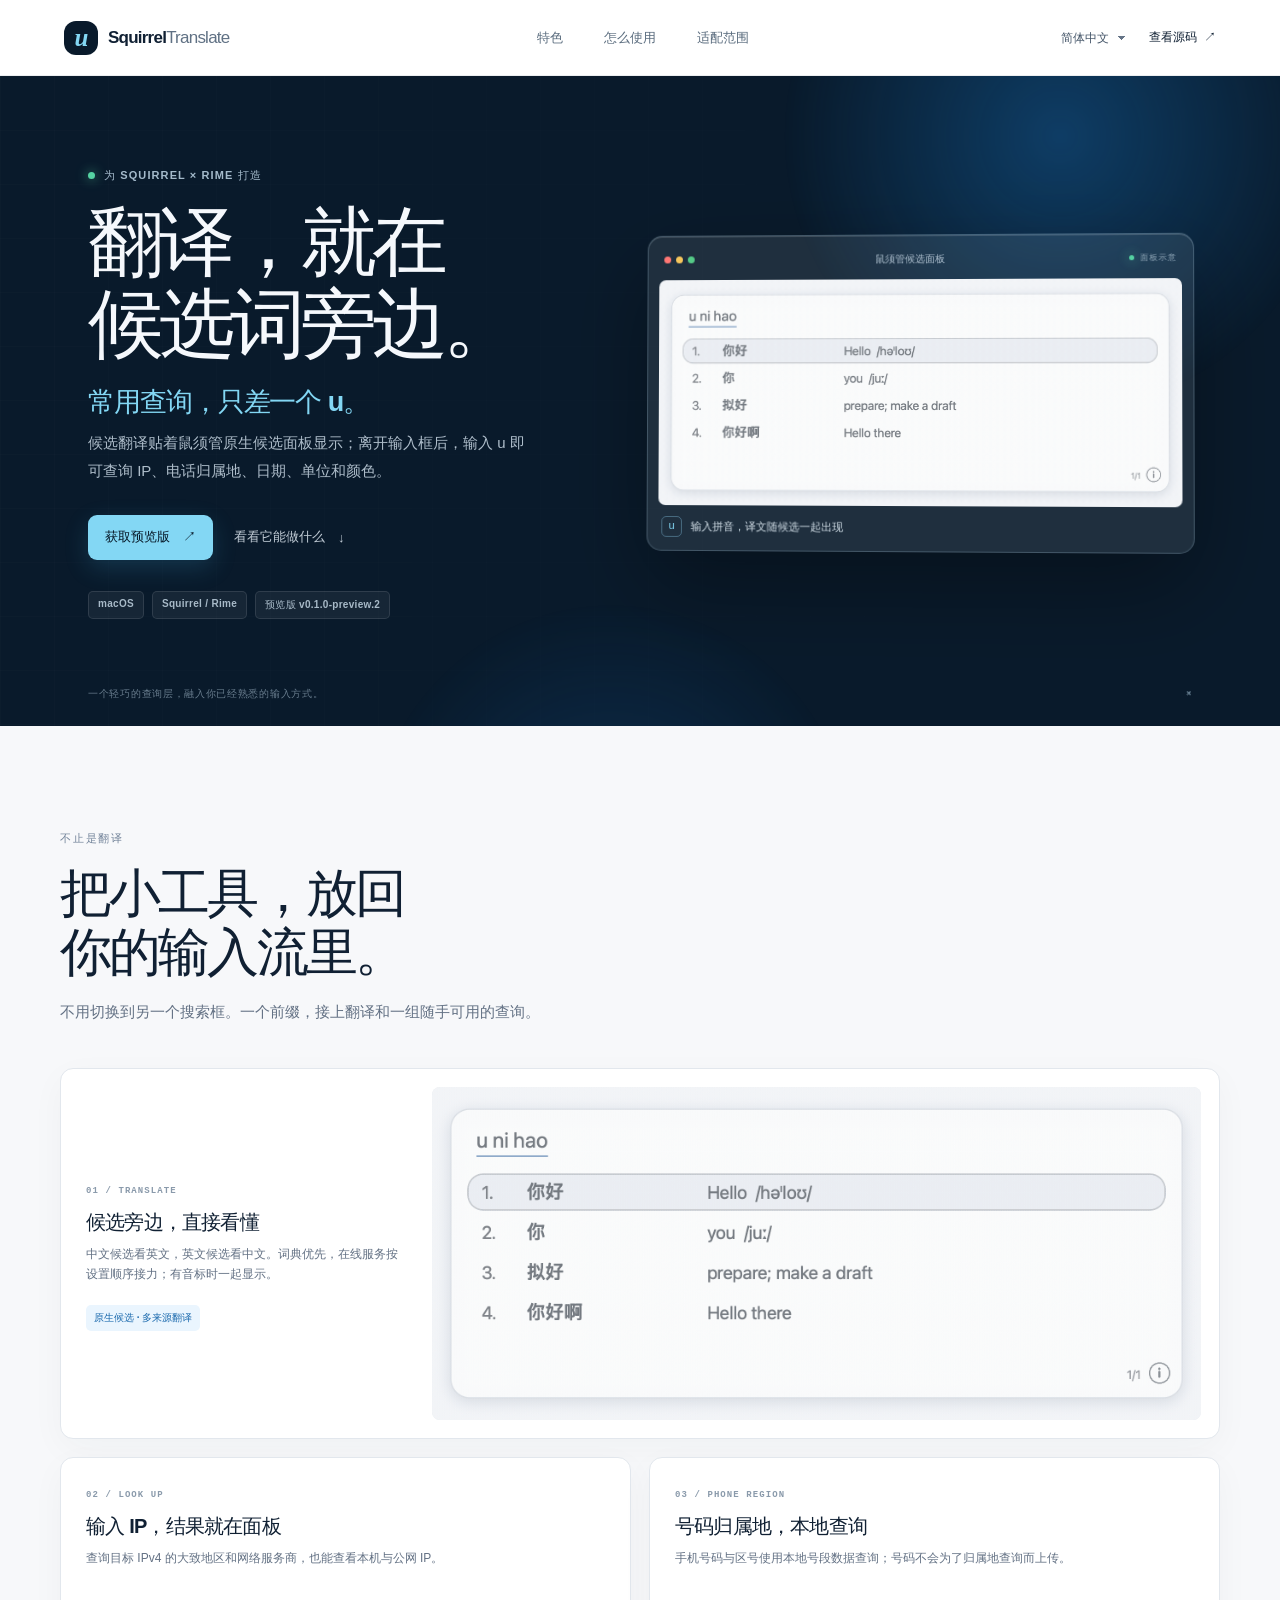
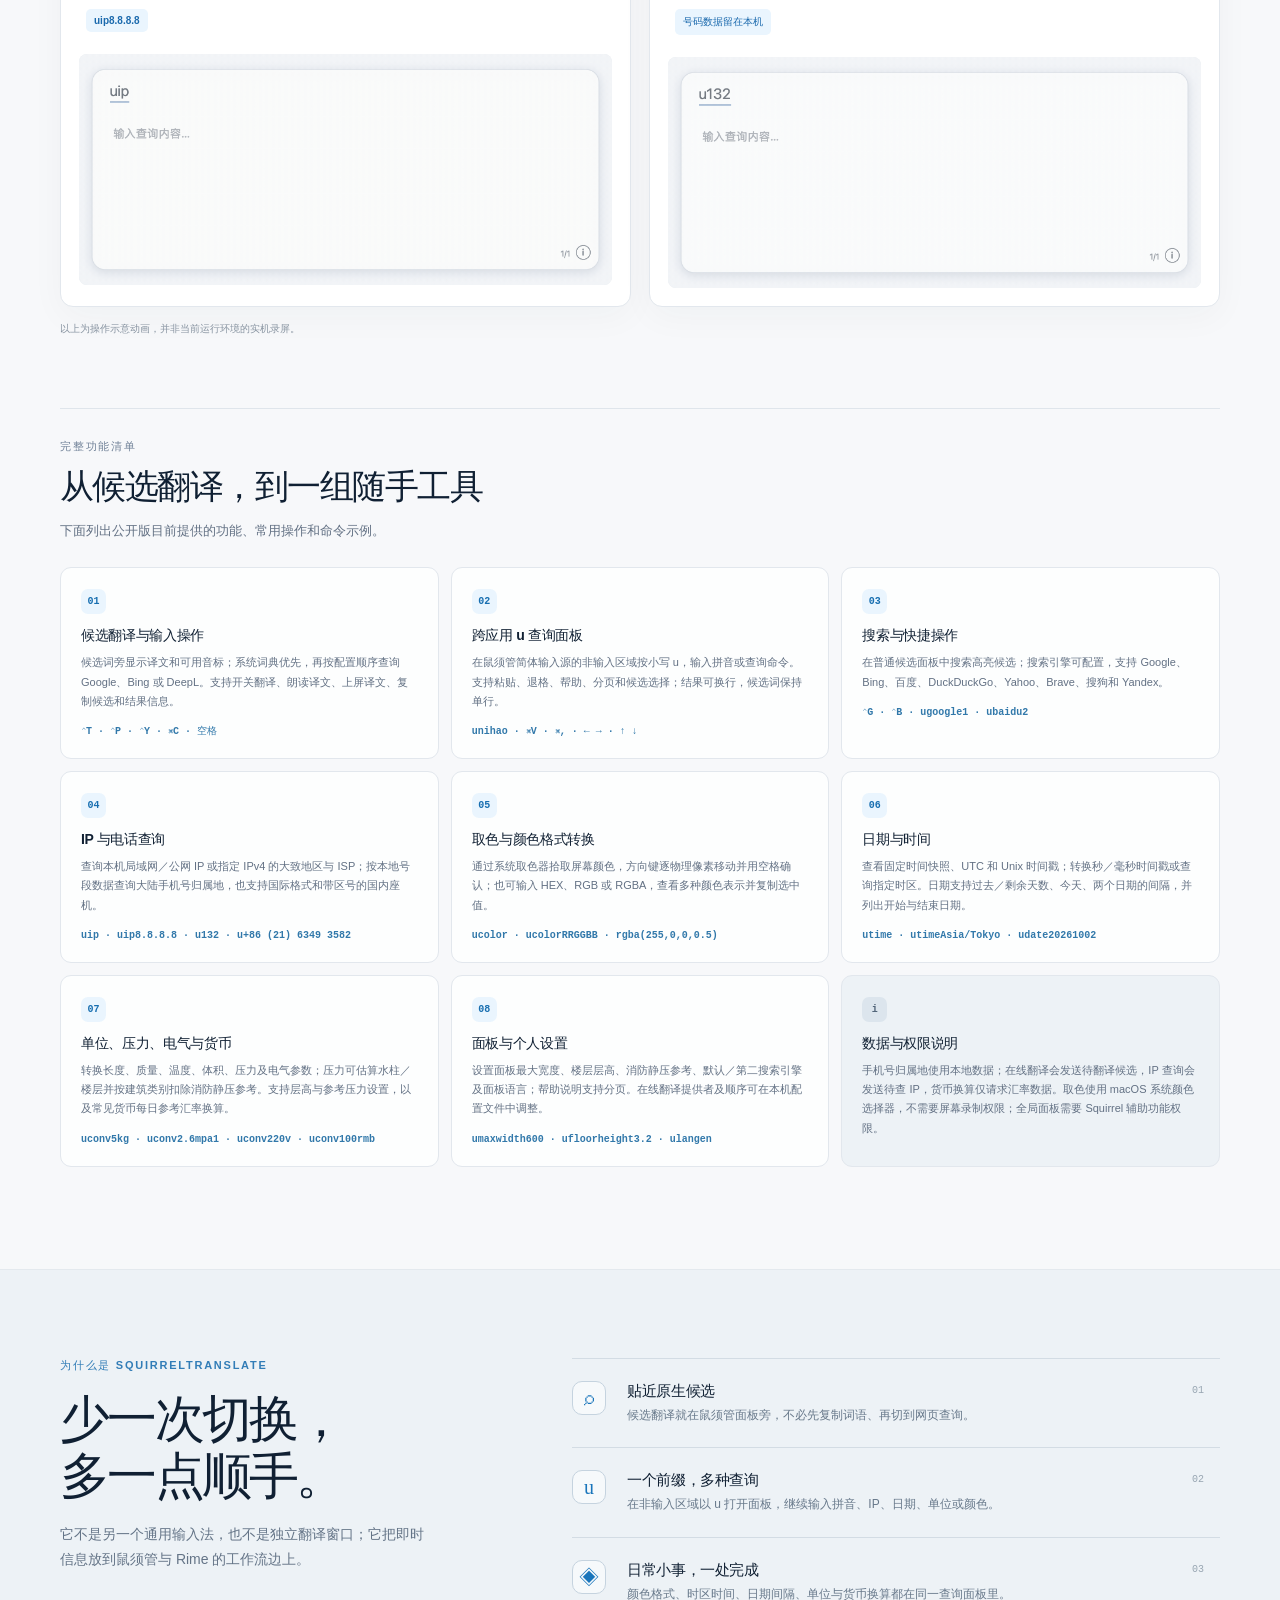
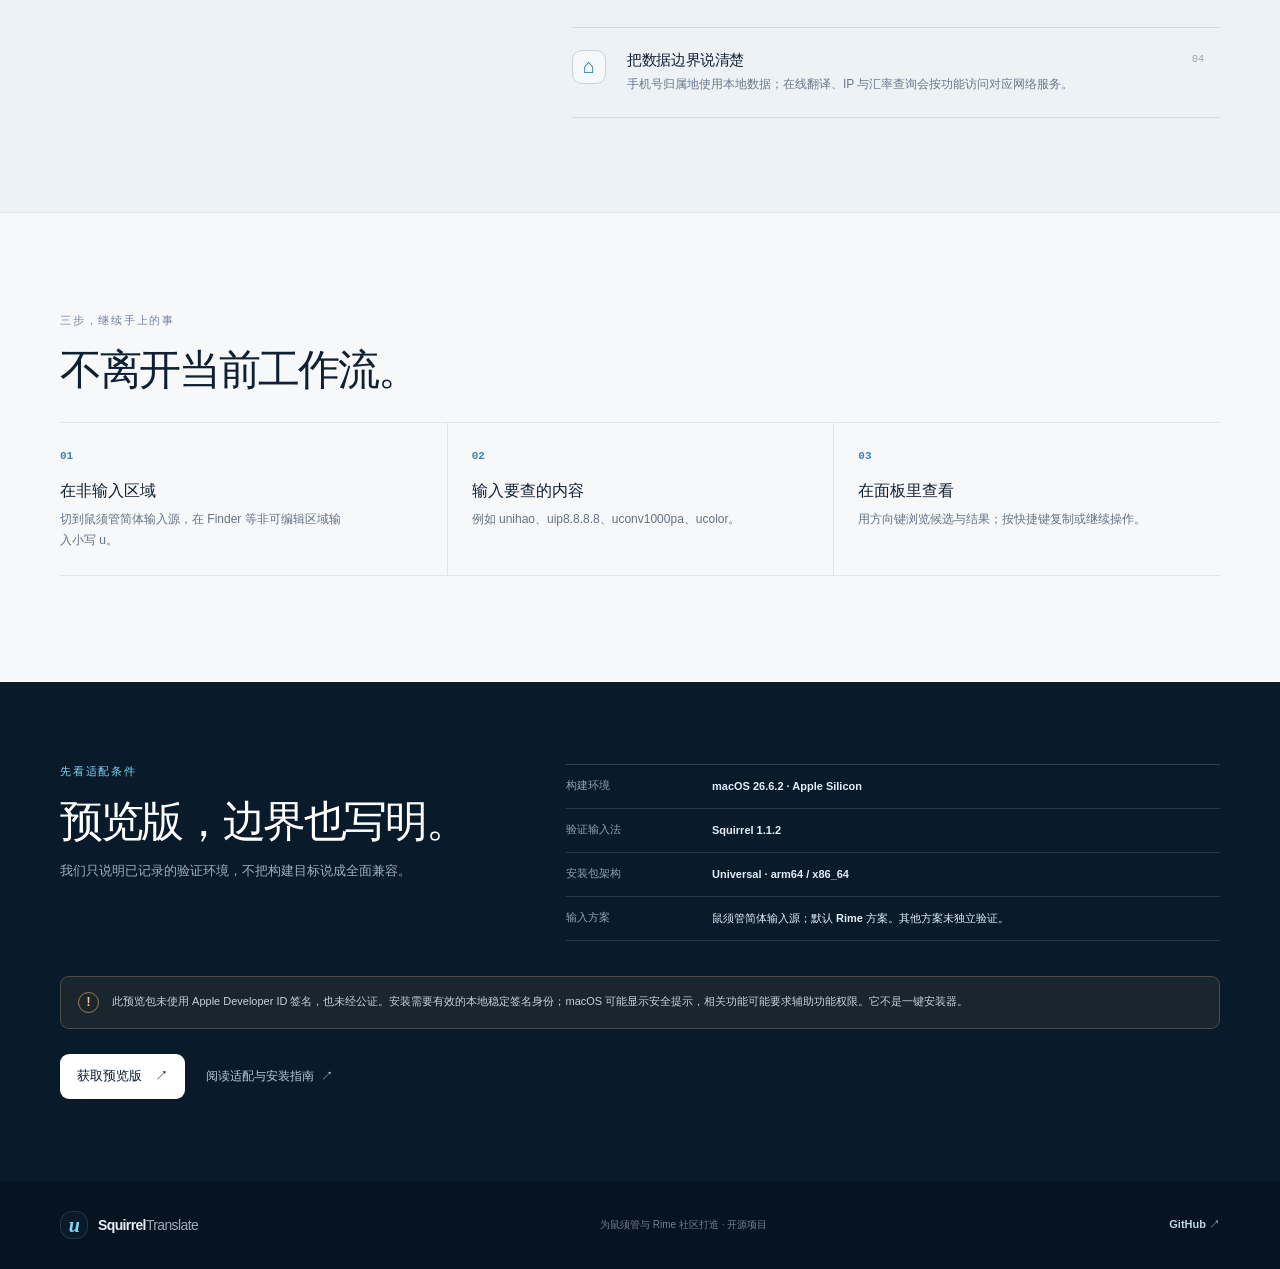
<file: docs/index.html>
<!doctype html>
<html lang="zh-CN">
  <head>
    <meta charset="utf-8">
    <meta name="viewport" content="width=device-width, initial-scale=1">
    <meta name="theme-color" content="#091a2b">
    <meta name="description" content="SquirrelTranslate 为鼠须管与 Rime 带来候选翻译、u 前缀快速查询，以及 IP、电话归属地、日期、单位和颜色工具。" data-page-description>
    <meta property="og:type" content="website">
    <meta property="og:title" content="SquirrelTranslate — 翻译，就在候选旁">
    <meta property="og:description" content="为鼠须管与 Rime 打造的候选翻译与快速查询面板。" data-og-description>
    <title>SquirrelTranslate — 翻译，就在候选旁</title>
    <link rel="icon" href="data:image/svg+xml,%3Csvg xmlns='http://www.w3.org/2000/svg' viewBox='0 0 64 64'%3E%3Crect width='64' height='64' rx='20' fill='%23091a2b'/%3E%3Ctext x='50%25' y='54%25' dominant-baseline='middle' text-anchor='middle' font-family='Arial' font-size='42' font-weight='700' fill='%237dd3fc'%3Eu%3C/text%3E%3C/svg%3E">
    <link rel="stylesheet" href="site.css">
    <script defer src="site.js"></script>
  </head>
  <body>
    <header class="site-header">
      <a class="brand" href="#top" aria-label="SquirrelTranslate home">
        <span class="brand-mark" aria-hidden="true">u</span>
        <span>Squirrel<span class="brand-light">Translate</span></span>
      </a>
      <nav class="desktop-nav" aria-label="Main navigation" data-i18n-aria="navLabel">
        <a href="#features" data-i18n="navFeatures">特色</a>
        <a href="#how" data-i18n="navHow">怎么使用</a>
        <a href="#compat" data-i18n="navCompat">适配范围</a>
      </nav>
      <div class="header-actions">
        <label class="language-picker">
          <span class="sr-only" data-i18n="languageLabel">页面语言</span>
          <select id="language" aria-label="Page language" data-i18n-aria="languageLabel">
            <option value="zh-CN">简体中文</option>
            <option value="zh-Hant">繁體中文</option>
            <option value="en">English</option>
            <option value="ja">日本語</option>
            <option value="ko">한국어</option>
          </select>
        </label>
        <a class="header-github" href="https://github.com/OwlLinker/SquirrelTranslate" target="_blank" rel="noreferrer">
          <span data-i18n="sourceLink">查看源码</span><span aria-hidden="true">↗</span>
        </a>
      </div>
    </header>

    <main id="top">
      <section class="hero">
        <div class="hero-glow hero-glow-one" aria-hidden="true"></div>
        <div class="hero-glow hero-glow-two" aria-hidden="true"></div>
        <div class="hero-inner">
          <div class="hero-copy">
            <p class="eyebrow hero-eyebrow"><span class="status-dot"></span><span data-i18n="heroEyebrow">为 Squirrel × Rime 打造</span></p>
            <h1 data-i18n="heroTitle">翻译，就在<br>候选词旁边。</h1>
            <p class="hero-subtitle" data-i18n="heroSubtitle">常用查询，只差一个 u。</p>
            <p class="hero-description" data-i18n="heroDescription">候选翻译贴着鼠须管原生候选面板显示；离开输入框后，输入 u 即可查询 IP、电话归属地、日期、单位和颜色。</p>
            <div class="hero-actions">
              <a class="button button-primary" href="https://github.com/OwlLinker/SquirrelTranslate/releases/tag/v0.1.0-preview.2" target="_blank" rel="noreferrer"><span data-i18n="downloadCta">获取预览版</span><span aria-hidden="true">↗</span></a>
              <a class="button button-quiet" href="#features"><span data-i18n="exploreCta">看看它能做什么</span><span aria-hidden="true">↓</span></a>
            </div>
            <div class="hero-meta">
              <span class="meta-chip">macOS</span><span class="meta-chip">Squirrel / Rime</span><span class="meta-chip" data-i18n="previewChip">Preview 0.1.0</span>
            </div>
          </div>
          <figure class="hero-visual">
            <div class="visual-topline"><span><i></i><i></i><i></i></span><span data-i18n="nativePanelLabel">鼠须管候选面板</span><span class="visual-live"><b></b> <span data-i18n="demoLabel">PANEL PREVIEW</span></span></div>
            <img src="assets/translation.gif" alt="鼠须管候选旁显示翻译的示意动画" data-i18n-alt="heroAlt" fetchpriority="high">
            <figcaption><span class="caption-key">u</span><span data-i18n="heroVisualCaption">输入拼音，译文随候选一起出现</span></figcaption>
          </figure>
        </div>
        <div class="hero-bottomline"><span data-i18n="heroBottom">一个轻巧的查询层，融入你已经熟悉的输入方式。</span><span aria-hidden="true">⌘</span></div>
      </section>

      <section class="feature-section section-wrap" id="features">
        <div class="section-heading">
          <p class="eyebrow" data-i18n="featuresEyebrow">不止是翻译</p>
          <h2 data-i18n="featuresTitle">把小工具，放回<br class="mobile-break">你的输入流里。</h2>
          <p data-i18n="featuresLead">不用切换到另一个搜索框。一个前缀，接上翻译和一组随手可用的查询。</p>
        </div>
        <div class="demo-grid">
          <article class="demo-card demo-card-wide">
            <div class="demo-copy"><span class="demo-number">01 / TRANSLATE</span><h3 data-i18n="translateTitle">候选旁边，直接看懂</h3><p data-i18n="translateCopy">中文候选看英文，英文候选看中文。词典优先，在线服务按设置顺序接力；有音标时一起显示。</p><span class="mini-tag" data-i18n="translateTag">原生候选 · 多来源翻译</span></div>
            <div class="demo-media"><img src="assets/translation.gif" loading="lazy" alt="Candidate translation panel demo" data-i18n-alt="translateAlt"></div>
          </article>
          <article class="demo-card">
            <div class="demo-copy"><span class="demo-number">02 / LOOK UP</span><h3 data-i18n="ipTitle">输入 IP，结果就在面板</h3><p data-i18n="ipCopy">查询目标 IPv4 的大致地区和网络服务商，也能查看本机与公网 IP。</p><span class="mini-tag">uip8.8.8.8</span></div>
            <div class="demo-media"><img src="assets/ip-lookup.gif" loading="lazy" alt="IP lookup demo" data-i18n-alt="ipAlt"></div>
          </article>
          <article class="demo-card">
            <div class="demo-copy"><span class="demo-number">03 / PHONE REGION</span><h3 data-i18n="phoneTitle">号码归属地，本地查询</h3><p data-i18n="phoneCopy">手机号码与区号使用本地号段数据查询；号码不会为了归属地查询而上传。</p><span class="mini-tag" data-i18n="phoneTag">号码数据留在本机</span></div>
            <div class="demo-media"><img src="assets/phone-region.gif" loading="lazy" alt="Phone number region demo" data-i18n-alt="phoneAlt"></div>
          </article>
        </div>
        <p class="demo-disclaimer" data-i18n="demoDisclaimer">以上为操作示意动画，并非当前运行环境的实机录屏。</p>
        <div class="catalog-heading">
          <p class="eyebrow" data-i18n="catalogEyebrow">完整功能清单</p>
          <h3 data-i18n="catalogTitle">从候选翻译，到一组随手工具</h3>
          <p data-i18n="catalogLead">下面列出公开版目前提供的功能、常用操作和命令示例。</p>
        </div>
        <div class="catalog-grid">
          <article class="catalog-card"><span class="catalog-index">01</span><h4 data-i18n="catalogTranslationTitle">候选翻译与输入操作</h4><p data-i18n="catalogTranslationCopy">候选词旁显示译文和可用音标；系统词典优先，再按配置顺序查询 Google、Bing 或 DeepL。支持开关翻译、朗读译文、上屏译文、复制候选和结果信息。</p><code>⌃T · ⌃P · ⌃Y · ⌘C · 空格</code></article>
          <article class="catalog-card"><span class="catalog-index">02</span><h4 data-i18n="catalogPanelTitle">跨应用 u 查询面板</h4><p data-i18n="catalogPanelCopy">在鼠须管简体输入源的非输入区域按小写 u，输入拼音或查询命令。支持粘贴、退格、帮助、分页和候选选择；结果可换行，候选词保持单行。</p><code>unihao · ⌘V · ⌘, · ← → · ↑ ↓</code></article>
          <article class="catalog-card"><span class="catalog-index">03</span><h4 data-i18n="catalogSearchTitle">搜索与快捷操作</h4><p data-i18n="catalogSearchCopy">在普通候选面板中搜索高亮候选；搜索引擎可配置，支持 Google、Bing、百度、DuckDuckGo、Yahoo、Brave、搜狗和 Yandex。</p><code>⌃G · ⌃B · ugoogle1 · ubaidu2</code></article>
          <article class="catalog-card"><span class="catalog-index">04</span><h4 data-i18n="catalogNetworkTitle">IP 与电话查询</h4><p data-i18n="catalogNetworkCopy">查询本机局域网／公网 IP 或指定 IPv4 的大致地区与 ISP；按本地号段数据查询大陆手机号归属地，也支持国际格式和带区号的国内座机。</p><code>uip · uip8.8.8.8 · u132 · u+86 (21) 6349 3582</code></article>
          <article class="catalog-card"><span class="catalog-index">05</span><h4 data-i18n="catalogColorTitle">取色与颜色格式转换</h4><p data-i18n="catalogColorCopy">通过系统取色器拾取屏幕颜色，方向键逐物理像素移动并用空格确认；也可输入 HEX、RGB 或 RGBA，查看多种颜色表示并复制选中值。</p><code>ucolor · ucolorRRGGBB · rgba(255,0,0,0.5)</code></article>
          <article class="catalog-card"><span class="catalog-index">06</span><h4 data-i18n="catalogDateTitle">日期与时间</h4><p data-i18n="catalogDateCopy">查看固定时间快照、UTC 和 Unix 时间戳；转换秒／毫秒时间戳或查询指定时区。日期支持过去／剩余天数、今天、两个日期的间隔，并列出开始与结束日期。</p><code>utime · utimeAsia/Tokyo · udate20261002</code></article>
          <article class="catalog-card"><span class="catalog-index">07</span><h4 data-i18n="catalogConvertTitle">单位、压力、电气与货币</h4><p data-i18n="catalogConvertCopy">转换长度、质量、温度、体积、压力及电气参数；压力可估算水柱／楼层并按建筑类别扣除消防静压参考。支持层高与参考压力设置，以及常见货币每日参考汇率换算。</p><code>uconv5kg · uconv2.6mpa1 · uconv220v · uconv100rmb</code></article>
          <article class="catalog-card"><span class="catalog-index">08</span><h4 data-i18n="catalogSettingsTitle">面板与个人设置</h4><p data-i18n="catalogSettingsCopy">设置面板最大宽度、楼层层高、消防静压参考、默认／第二搜索引擎及面板语言；帮助说明支持分页。在线翻译提供者及顺序可在本机配置文件中调整。</p><code>umaxwidth600 · ufloorheight3.2 · ulangen</code></article>
          <article class="catalog-card catalog-card-note"><span class="catalog-index">i</span><h4 data-i18n="catalogPrivacyTitle">数据与权限说明</h4><p data-i18n="catalogPrivacyCopy">手机号归属地使用本地数据；在线翻译会发送待翻译候选，IP 查询会发送待查 IP，货币换算仅请求汇率数据。取色使用 macOS 系统颜色选择器，不需要屏幕录制权限；全局面板需要 Squirrel 辅助功能权限。</p></article>
        </div>
      </section>

      <section class="difference-section" id="how">
        <div class="section-wrap difference-layout">
          <div class="difference-intro">
            <p class="eyebrow eyebrow-blue" data-i18n="differenceEyebrow">为什么是 SquirrelTranslate</p>
            <h2 data-i18n="differenceTitle">少一次切换，<br>多一点顺手。</h2>
            <p data-i18n="differenceLead">它不是另一个通用输入法，也不是独立翻译窗口；它把即时信息放到鼠须管与 Rime 的工作流边上。</p>
          </div>
          <div class="difference-list">
            <article class="difference-item"><span class="difference-icon">⌕</span><div><h3 data-i18n="nativeTitle">贴近原生候选</h3><p data-i18n="nativeCopy">候选翻译就在鼠须管面板旁，不必先复制词语、再切到网页查询。</p></div><span class="item-index">01</span></article>
            <article class="difference-item"><span class="difference-icon">u</span><div><h3 data-i18n="prefixTitle">一个前缀，多种查询</h3><p data-i18n="prefixCopy">在非输入区域以 u 打开面板，继续输入拼音、IP、日期、单位或颜色。</p></div><span class="item-index">02</span></article>
            <article class="difference-item"><span class="difference-icon">◈</span><div><h3 data-i18n="usefulTitle">日常小事，一处完成</h3><p data-i18n="usefulCopy">颜色格式、时区时间、日期间隔、单位与货币换算都在同一查询面板里。</p></div><span class="item-index">03</span></article>
            <article class="difference-item"><span class="difference-icon">⌂</span><div><h3 data-i18n="localTitle">把数据边界说清楚</h3><p data-i18n="localCopy">手机号归属地使用本地数据；在线翻译、IP 与汇率查询会按功能访问对应网络服务。</p></div><span class="item-index">04</span></article>
          </div>
        </div>
      </section>

      <section class="how-section section-wrap">
        <div class="section-heading compact-heading"><p class="eyebrow" data-i18n="howEyebrow">三步，继续手上的事</p><h2 data-i18n="howTitle">不离开当前工作流。</h2></div>
        <div class="steps-grid">
          <article class="step-card"><span>01</span><h3 data-i18n="stepOneTitle">在非输入区域</h3><p data-i18n="stepOneCopy">切到鼠须管简体输入源，在 Finder 等非可编辑区域输入小写 u。</p></article>
          <article class="step-card"><span>02</span><h3 data-i18n="stepTwoTitle">输入要查的内容</h3><p data-i18n="stepTwoCopy">例如 unihao、uip8.8.8.8、uconv1000pa、ucolor。</p></article>
          <article class="step-card"><span>03</span><h3 data-i18n="stepThreeTitle">在面板里查看</h3><p data-i18n="stepThreeCopy">用方向键浏览候选与结果；按快捷键复制或继续操作。</p></article>
        </div>
      </section>

      <section class="compat-section" id="compat">
        <div class="section-wrap compat-layout">
          <div><p class="eyebrow" data-i18n="compatEyebrow">先看适配条件</p><h2 data-i18n="compatTitle">预览版，边界也写明。</h2><p class="compat-lead" data-i18n="compatLead">我们只说明已记录的验证环境，不把构建目标说成全面兼容。</p></div>
          <div class="compat-facts">
            <div><span data-i18n="buildEnv">构建环境</span><strong>macOS 26.6.2 · Apple Silicon</strong></div>
            <div><span data-i18n="verifiedInput">验证输入法</span><strong>Squirrel 1.1.2</strong></div>
            <div><span data-i18n="packageArch">安装包架构</span><strong>Universal · arm64 / x86_64</strong></div>
            <div><span data-i18n="schemaLabel">输入方案</span><strong data-i18n="schemaValue">鼠须管简体输入源；默认 Rime 方案。其他方案未独立验证。</strong></div>
          </div>
          <aside class="preview-warning"><span class="warning-symbol">!</span><p data-i18n="previewWarning">此预览包未使用 Apple Developer ID 签名，也未经公证。安装需要有效的本地稳定签名身份；macOS 可能显示安全提示，相关功能可能要求辅助功能权限。它不是一键安装器。</p></aside>
          <div class="compat-actions"><a class="button button-dark" href="https://github.com/OwlLinker/SquirrelTranslate/releases/tag/v0.1.0-preview.2" target="_blank" rel="noreferrer"><span data-i18n="downloadCta">获取预览版</span><span aria-hidden="true">↗</span></a><a class="text-link" href="https://github.com/OwlLinker/SquirrelTranslate/blob/main/README.md" target="_blank" rel="noreferrer"><span data-i18n="readGuide">阅读适配与安装指南</span><span aria-hidden="true">↗</span></a></div>
        </div>
      </section>
    </main>

    <footer class="site-footer"><div class="footer-inner"><a class="brand footer-brand" href="#top"><span class="brand-mark" aria-hidden="true">u</span><span>Squirrel<span class="brand-light">Translate</span></span></a><p data-i18n="footerCopy">为鼠须管与 Rime 社区打造 · 开源项目</p><a href="https://github.com/OwlLinker/SquirrelTranslate" target="_blank" rel="noreferrer">GitHub ↗</a></div></footer>
  </body>
</html>
</file>
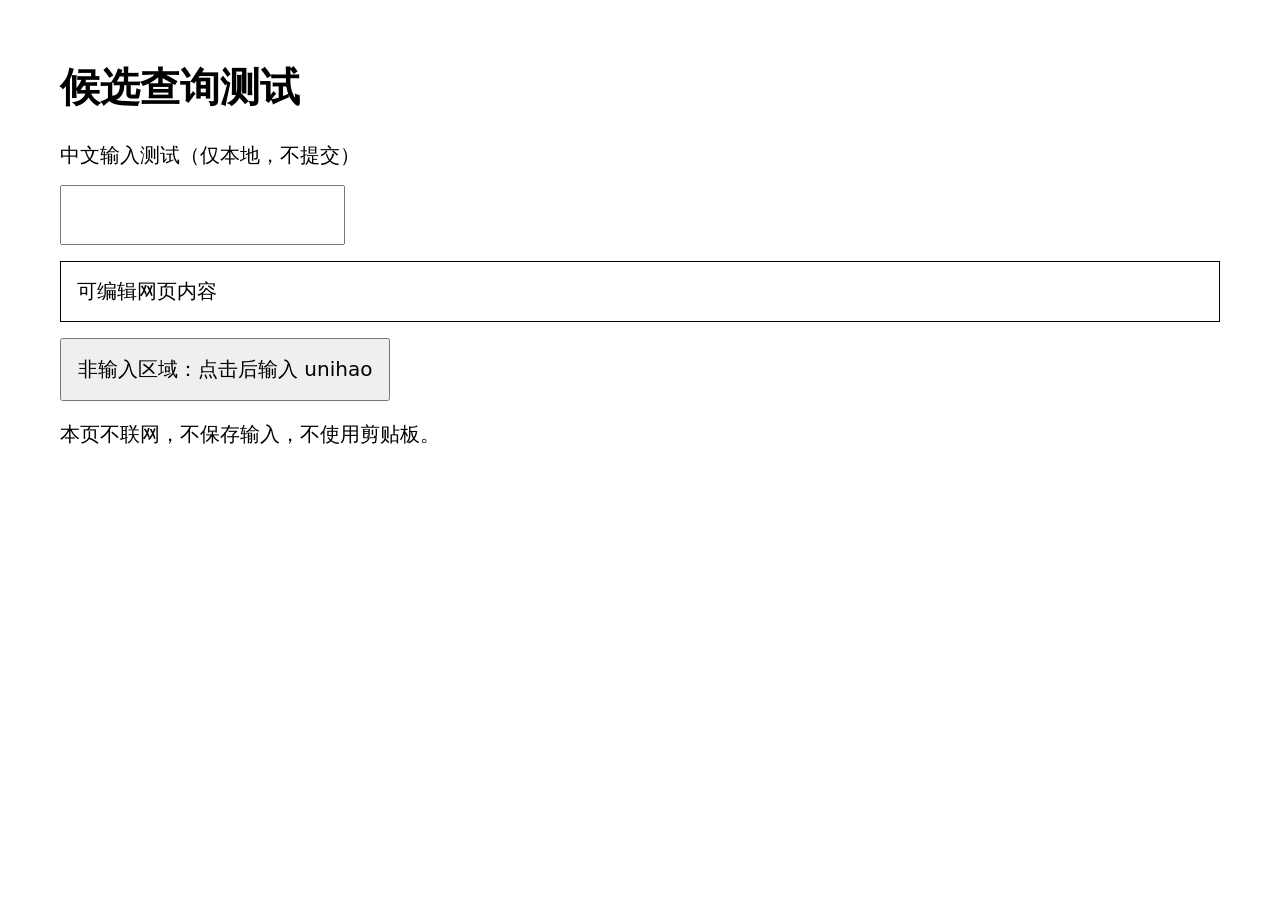
<file: native/tests/query_focus.html>
<!doctype html>
<meta charset="utf-8">
<title>SquirrelTranslate 候选查询测试</title>
<style>
  body { font: 20px system-ui; margin: 60px; }
  input, button { font: inherit; padding: 16px; margin: 16px 0; display: block; }
</style>
<h1>候选查询测试</h1>
<label for="editor">中文输入测试（仅本地，不提交）</label>
<input id="editor" autocomplete="off">
<div contenteditable="true" aria-label="可编辑网页内容" style="border:1px solid;padding:16px">可编辑网页内容</div>
<button type="button" onclick="this.focus()">非输入区域：点击后输入 unihao</button>
<p>本页不联网，不保存输入，不使用剪贴板。</p>
</file>
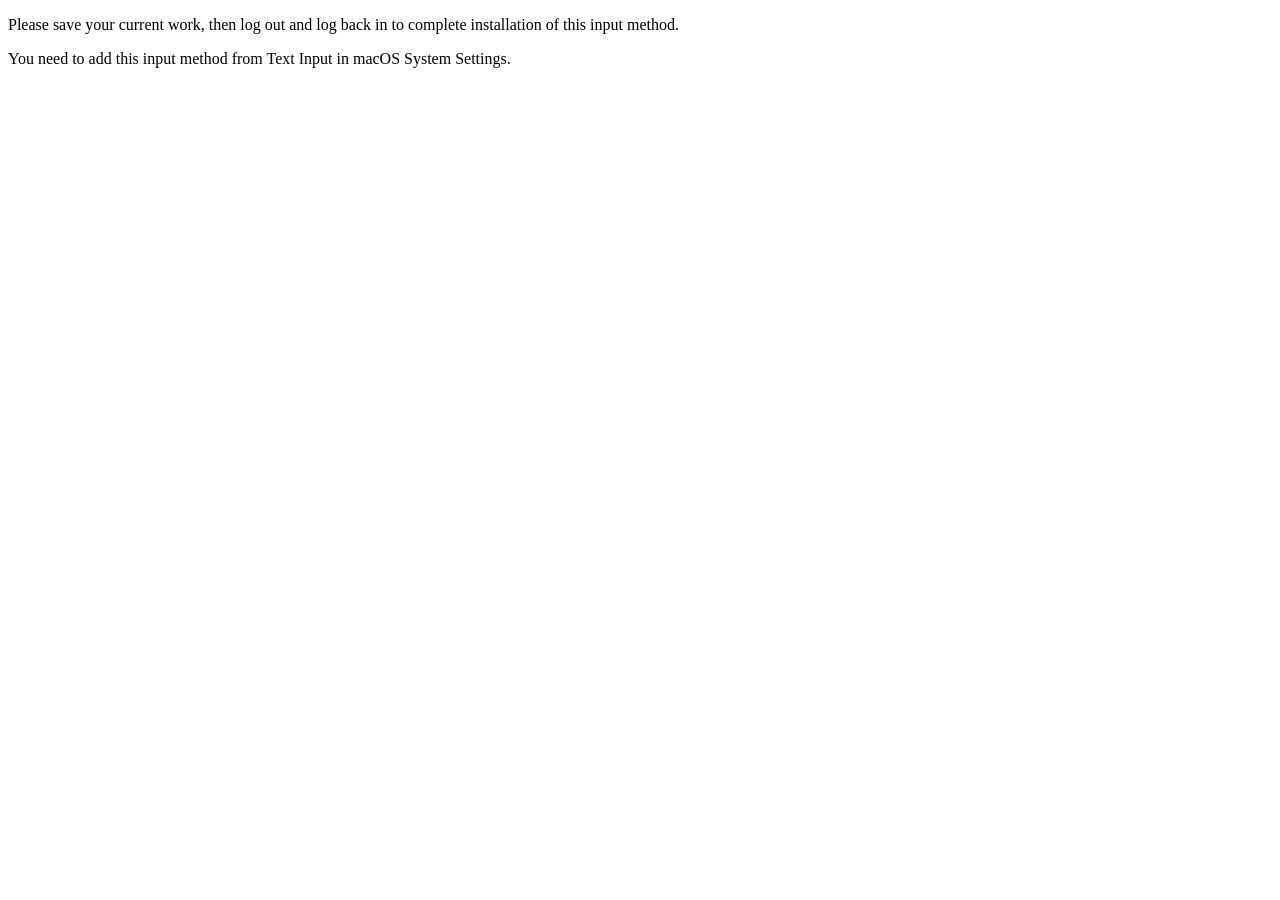
<file: SquirrelFrontend/package/conclusion.html>
<!DOCTYPE html>
<html lang="en">
<head><meta charset="UTF-8"/></head>
<body>
	<p>Please save your current work, then log out and log back in to complete installation of this input method.</p>
	<p>You need to add this input method from Text Input in macOS System Settings.</p>
</body>
</html>
</file>
<file: docs/site.css>
:root {
  color-scheme: light;
  --ink: #102033;
  --muted: #637184;
  --blue: #1677d2;
  --sky: #83d7f4;
  --paper: #f7f8fa;
  --line: #dfe5eb;
  --night: #091a2b;
  --wrap: 1160px;
  font-family: -apple-system, BlinkMacSystemFont, "Segoe UI", "PingFang SC", "Hiragino Sans GB", "Microsoft YaHei", sans-serif;
  font-synthesis: none;
  text-rendering: optimizeLegibility;
  -webkit-font-smoothing: antialiased;
}

* { box-sizing: border-box; }
html { scroll-behavior: smooth; scroll-padding-top: 86px; }
body { margin: 0; color: var(--ink); background: var(--paper); }
a { color: inherit; text-decoration: none; }
button, select { font: inherit; }
.sr-only { position: absolute; width: 1px; height: 1px; padding: 0; margin: -1px; overflow: hidden; clip: rect(0,0,0,0); white-space: nowrap; border: 0; }
.site-header { height: 76px; padding: 0 clamp(22px, 5vw, 72px); display: flex; align-items: center; justify-content: space-between; background: rgba(255,255,255,.94); border-bottom: 1px solid rgba(18,40,62,.08); position: relative; z-index: 5; }
.brand { display: inline-flex; align-items: center; gap: 10px; font-size: 17px; font-weight: 760; letter-spacing: -.045em; white-space: nowrap; }
.brand-light { font-weight: 440; color: #607184; }
.brand-mark { display: grid; place-items: center; width: 34px; height: 34px; border-radius: 12px; background: var(--night); color: var(--sky); font-family: Georgia, serif; font-size: 25px; font-style: italic; line-height: 1; }
.desktop-nav { display: flex; gap: clamp(22px, 3.2vw, 44px); color: #596b7d; font-size: 13px; font-weight: 620; }
.desktop-nav a, .text-link { transition: color .2s ease; }
.desktop-nav a:hover, .text-link:hover { color: var(--blue); }
.header-actions { display: flex; align-items: center; gap: 18px; }
.language-picker select { appearance: none; border: 0; outline: 0; cursor: pointer; color: #445568; background: transparent; padding: 8px 22px 8px 4px; font-size: 12px; font-weight: 650; background-image: linear-gradient(45deg, transparent 50%, #657487 50%), linear-gradient(135deg, #657487 50%, transparent 50%); background-position: calc(100% - 9px) 13px, calc(100% - 5px) 13px; background-size: 4px 4px, 4px 4px; background-repeat: no-repeat; }
.header-github { display: inline-flex; gap: 7px; align-items: center; font-size: 12px; font-weight: 700; }
.hero { position: relative; min-height: 650px; overflow: hidden; background: var(--night); color: #f5f8fc; isolation: isolate; }
.hero::before { content: ""; position: absolute; inset: 0; z-index: -1; opacity: .17; background-image: linear-gradient(rgba(255,255,255,.08) 1px, transparent 1px), linear-gradient(90deg, rgba(255,255,255,.08) 1px, transparent 1px); background-size: 54px 54px; mask-image: linear-gradient(to right, black, transparent 86%); }
.hero-glow { position: absolute; border-radius: 50%; filter: blur(2px); z-index: -1; pointer-events: none; }
.hero-glow-one { width: 560px; height: 560px; right: -60px; top: -220px; background: radial-gradient(circle, rgba(26,133,220,.33), transparent 70%); }
.hero-glow-two { width: 480px; height: 480px; left: 29%; bottom: -360px; background: radial-gradient(circle, rgba(27,118,204,.22), transparent 72%); }
.hero-inner { max-width: var(--wrap); min-height: 595px; margin: auto; padding: 92px 28px 68px; display: grid; grid-template-columns: .92fr 1.08fr; align-items: center; gap: clamp(44px, 7vw, 96px); }
.hero-copy { max-width: 510px; }
.eyebrow { margin: 0 0 18px; color: #728399; font-size: 11px; font-weight: 800; letter-spacing: .16em; text-transform: uppercase; }
.hero-eyebrow { display: flex; align-items: center; gap: 9px; color: #a4bacb; letter-spacing: .1em; }
.status-dot, .visual-live b { width: 7px; height: 7px; border-radius: 50%; background: #55d2a2; box-shadow: 0 0 12px rgba(85,210,162,.8); }
h1, h2, h3, p { margin-top: 0; }
.hero h1 { margin: 0; font-size: clamp(48px, 6vw, 76px); line-height: 1.08; letter-spacing: -.065em; font-weight: 730; }
.hero-subtitle { margin: 19px 0 9px; color: var(--sky); font-size: clamp(20px, 2.4vw, 27px); font-weight: 620; letter-spacing: -.04em; }
.hero-description { max-width: 450px; margin: 0; color: #aebdca; font-size: 15px; line-height: 1.85; }
.hero-actions { display: flex; align-items: center; gap: 21px; margin-top: 30px; }
.button { display: inline-flex; align-items: center; justify-content: center; gap: 13px; min-height: 45px; padding: 0 17px; border-radius: 9px; font-size: 13px; font-weight: 750; transition: transform .2s ease, background .2s ease, box-shadow .2s ease; }
.button:hover { transform: translateY(-2px); }
.button-primary { color: #071827; background: var(--sky); box-shadow: 0 8px 24px rgba(64,176,227,.18); }
.button-primary:hover { background: #a2e7ff; box-shadow: 0 12px 30px rgba(64,176,227,.28); }
.button-quiet { padding-left: 0; color: #c0cbd5; }
.button-quiet:hover { color: white; }
.hero-meta { display: flex; flex-wrap: wrap; gap: 8px; margin-top: 31px; }
.meta-chip { padding: 6px 9px; color: #a8bac8; background: rgba(255,255,255,.055); border: 1px solid rgba(255,255,255,.11); border-radius: 5px; font-size: 10px; font-weight: 650; letter-spacing: .03em; }
.hero-visual { margin: 0; padding: 11px; border: 1px solid rgba(196,225,245,.22); border-radius: 15px; background: rgba(243,249,255,.09); box-shadow: 0 35px 90px rgba(0,0,0,.34), inset 0 1px 0 rgba(255,255,255,.15); transform: perspective(1400px) rotateY(-3deg) rotateX(1deg); }
.visual-topline { height: 33px; display: flex; align-items: center; justify-content: space-between; padding: 0 5px 8px; color: #b1c2d1; font-size: 10px; font-weight: 650; }
.visual-topline > span:first-child { display: flex; gap: 5px; }
.visual-topline i { width: 7px; height: 7px; border-radius: 50%; background: #7892a9; }
.visual-topline i:first-child { background: #ff7774; }.visual-topline i:nth-child(2) { background: #f6c65c; }.visual-topline i:nth-child(3) { background: #55cb87; }
.visual-live { display: flex; align-items: center; gap: 6px; color: #93aaba; font-size: 8px; letter-spacing: .12em; }
.visual-live b { width: 5px; height: 5px; }
.hero-visual img { display: block; width: 100%; height: auto; border-radius: 7px; }
.hero-visual figcaption { display: flex; align-items: center; gap: 9px; padding: 11px 3px 2px; color: #d5e1e9; font-size: 11px; }
.caption-key { display: inline-grid; place-items: center; min-width: 21px; height: 21px; padding: 0 5px; border: 1px solid rgba(148,218,248,.35); border-radius: 5px; color: var(--sky); font-family: ui-monospace, monospace; }
.hero-bottomline { max-width: var(--wrap); margin: 0 auto; padding: 0 28px 20px; display: flex; justify-content: space-between; color: #687c8d; font-size: 10px; letter-spacing: .07em; }
.hero-bottomline span:last-child { color: #728b9d; }
.section-wrap { width: min(var(--wrap), 100% - 56px); margin: 0 auto; }
.feature-section { padding-top: 105px; padding-bottom: 102px; }
.section-heading { max-width: 670px; margin-bottom: 43px; }
.section-heading h2, .difference-intro h2, .compat-layout h2 { margin: 0; color: var(--ink); font-size: clamp(34px, 4.2vw, 52px); line-height: 1.14; letter-spacing: -.055em; }
.section-heading > p:last-child { max-width: 560px; margin: 16px 0 0; color: var(--muted); font-size: 15px; line-height: 1.75; }
.mobile-break { display: none; }
.demo-grid { display: grid; grid-template-columns: 1fr 1fr; gap: 18px; }
.demo-card { display: flex; flex-direction: column; min-width: 0; overflow: hidden; border: 1px solid #e2e7ed; border-radius: 13px; background: white; box-shadow: 0 10px 35px rgba(20,43,68,.035); }
.demo-card-wide { grid-column: 1 / -1; display: grid; grid-template-columns: .64fr 1.36fr; align-items: center; }
.demo-copy { padding: 25px 25px 22px; }
.demo-number { color: #8a9aab; font: 700 9px/1 ui-monospace, SFMono-Regular, Menlo, monospace; letter-spacing: .12em; }
.demo-copy h3 { margin: 12px 0 8px; font-size: 20px; letter-spacing: -.04em; }
.demo-copy p { min-height: 46px; margin: 0; color: var(--muted); font-size: 12px; line-height: 1.7; }
.mini-tag { display: inline-flex; margin-top: 15px; padding: 6px 8px; border-radius: 5px; color: #1a69ad; background: #eaf5fe; font-size: 10px; font-weight: 740; }
.demo-media { overflow: hidden; margin: 0 18px 18px; border-radius: 8px; background: #e8edf2; }
.demo-card-wide .demo-media { margin: 18px 18px 18px 0; }
.demo-media img { display: block; width: 100%; height: auto; }
.demo-disclaimer { margin: 15px 0 0; color: #8793a0; font-size: 10px; }
.catalog-heading { margin: 72px 0 25px; padding-top: 30px; border-top: 1px solid var(--line); }
.catalog-heading .eyebrow { margin-bottom: 10px; }
.catalog-heading h3 { margin: 0; font-size: clamp(25px, 3vw, 34px); letter-spacing: -.045em; }
.catalog-heading > p:last-child { margin: 10px 0 0; color: var(--muted); font-size: 13px; line-height: 1.7; }
.catalog-grid { display: grid; grid-template-columns: repeat(3, minmax(0, 1fr)); gap: 12px; }
.catalog-card { position: relative; min-width: 0; min-height: 190px; padding: 21px 20px 18px; border: 1px solid #e2e7ed; border-radius: 11px; background: rgba(255,255,255,.82); }
.catalog-index { display: inline-grid; place-items: center; width: 25px; height: 25px; margin-bottom: 13px; border-radius: 7px; color: #176eb0; background: #eaf5fe; font: 700 10px ui-monospace, monospace; }
.catalog-card h4 { margin: 0 0 8px; font-size: 14px; letter-spacing: -.025em; }
.catalog-card p { margin: 0; color: var(--muted); font-size: 11px; line-height: 1.75; }
.catalog-card code { display: block; margin-top: 13px; color: #3178aa; font: 600 10px/1.6 ui-monospace, SFMono-Regular, Menlo, monospace; overflow-wrap: anywhere; }
.catalog-card-note { background: #edf2f6; }
.catalog-card-note .catalog-index { color: #526579; background: #dce5ed; }
.difference-section { padding: 88px 0 94px; background: #edf2f6; border-top: 1px solid #e4e9ee; border-bottom: 1px solid #e4e9ee; }
.difference-layout { display: grid; grid-template-columns: .8fr 1.2fr; gap: 80px; align-items: start; }
.eyebrow-blue { color: #327db7; }
.difference-intro { position: sticky; top: 105px; }
.difference-intro h2 { font-size: clamp(36px, 4vw, 50px); }
.difference-intro > p:last-child { margin: 17px 0 0; max-width: 370px; color: #647487; font-size: 14px; line-height: 1.8; }
.difference-list { border-top: 1px solid #d3dce4; }
.difference-item { display: grid; grid-template-columns: 40px 1fr 28px; gap: 15px; padding: 22px 0; border-bottom: 1px solid #d3dce4; }
.difference-icon { width: 34px; height: 34px; display: grid; place-items: center; border: 1px solid #c5d3df; border-radius: 10px; color: #1975bb; background: rgba(255,255,255,.55); font-family: Georgia, serif; font-size: 20px; }
.difference-item h3 { margin: 1px 0 5px; font-size: 15px; letter-spacing: -.025em; }
.difference-item p { margin: 0; color: #68798b; font-size: 12px; line-height: 1.65; }
.item-index { padding-top: 4px; color: #98a6b2; font: 10px ui-monospace, monospace; }
.how-section { padding-top: 100px; padding-bottom: 106px; }
.compact-heading { margin-bottom: 28px; }
.compact-heading h2 { font-size: clamp(31px, 3.5vw, 42px); }
.steps-grid { display: grid; grid-template-columns: repeat(3, 1fr); border-top: 1px solid var(--line); border-bottom: 1px solid var(--line); }
.step-card { position: relative; padding: 22px 24px 24px 0; }
.step-card + .step-card { padding-left: 24px; border-left: 1px solid var(--line); }
.step-card > span { color: #3884bc; font: 700 11px ui-monospace, monospace; }
.step-card h3 { margin: 18px 0 7px; font-size: 16px; }
.step-card p { max-width: 290px; margin: 0; color: var(--muted); font-size: 12px; line-height: 1.75; }
.compat-section { padding: 82px 0; background: var(--night); color: white; }
.compat-layout { display: grid; grid-template-columns: .8fr 1.2fr; gap: 25px 70px; align-items: start; }
.compat-layout .eyebrow { color: var(--sky); }
.compat-layout h2 { color: white; font-size: clamp(31px, 3.7vw, 43px); }
.compat-lead { max-width: 390px; margin: 14px 0 0; color: #9eafbe; font-size: 13px; line-height: 1.75; }
.compat-facts { border-top: 1px solid rgba(255,255,255,.17); }
.compat-facts > div { display: grid; grid-template-columns: 132px 1fr; gap: 14px; padding: 13px 0; border-bottom: 1px solid rgba(255,255,255,.13); font-size: 11px; }
.compat-facts span { color: #8ea3b4; }
.compat-facts strong { color: #e3edf5; font-weight: 650; line-height: 1.55; }
.preview-warning { grid-column: 1 / -1; display: flex; gap: 13px; align-items: flex-start; margin: 10px 0 0; padding: 15px 17px; border: 1px solid rgba(255,198,108,.24); border-radius: 9px; background: rgba(255,189,89,.07); }
.warning-symbol { flex: 0 0 21px; height: 21px; display: grid; place-items: center; border: 1px solid rgba(255,196,100,.55); border-radius: 50%; color: #ffcb78; font-size: 12px; font-weight: 800; }
.preview-warning p { margin: 0; color: #c7d1da; font-size: 11px; line-height: 1.75; }
.compat-actions { grid-column: 1 / -1; display: flex; align-items: center; gap: 21px; }
.button-dark { color: var(--night); background: white; }
.button-dark:hover { background: #e8f7ff; }
.text-link { display: inline-flex; align-items: center; gap: 7px; color: #b7cad9; font-size: 12px; font-weight: 680; }
.site-footer { background: #061321; color: #a4b3c0; }
.footer-inner { width: min(var(--wrap), 100% - 56px); min-height: 88px; margin: auto; display: flex; align-items: center; justify-content: space-between; gap: 18px; }
.footer-brand { color: #e8f0f5; font-size: 14px; }.footer-brand .brand-mark { width: 28px; height: 28px; font-size: 20px; border: 1px solid rgba(255,255,255,.12); }
.footer-brand .brand-light { color: #9aabba; }
.footer-inner p { margin: 0; color: #718394; font-size: 10px; }
.footer-inner > a:last-child { color: #bdd5e4; font-size: 11px; font-weight: 650; }

@media (max-width: 900px) {
  .desktop-nav { gap: 17px; }
  .hero-inner { gap: 38px; grid-template-columns: .9fr 1.1fr; padding-top: 70px; }
  .hero h1 { font-size: clamp(44px, 7vw, 64px); }
  .difference-layout { gap: 45px; }
  .demo-card-wide { grid-template-columns: .75fr 1.25fr; }
}
@media (max-width: 700px) {
  .site-header { height: 64px; padding: 0 17px; }
  .brand { font-size: 15px; gap: 8px; }
  .brand-mark { width: 30px; height: 30px; font-size: 22px; border-radius: 10px; }
  .desktop-nav { display: none; }
  .header-actions { gap: 9px; }
  .header-github { font-size: 0; width: 30px; height: 30px; justify-content: center; border: 1px solid var(--line); border-radius: 50%; }
  .header-github span:last-child { font-size: 14px; }
  .language-picker select { max-width: 89px; font-size: 11px; }
  .hero { min-height: 0; }
  .hero-inner { min-height: 0; padding: 63px 22px 47px; display: flex; flex-direction: column; align-items: stretch; gap: 39px; }
  .hero h1 { font-size: clamp(48px, 13vw, 66px); }
  .hero-description { font-size: 13px; }
  .hero-actions { margin-top: 23px; gap: 17px; }
  .button { min-height: 42px; padding: 0 13px; font-size: 12px; }
  .hero-meta { margin-top: 22px; }
  .hero-visual { transform: none; padding: 8px; }
  .visual-topline { font-size: 9px; }
  .hero-bottomline { padding: 0 23px 17px; font-size: 9px; }
  .section-wrap { width: calc(100% - 40px); }
  .feature-section { padding-top: 72px; padding-bottom: 70px; }
  .section-heading { margin-bottom: 27px; }
  .section-heading h2 { font-size: 36px; }
  .section-heading > p:last-child { font-size: 13px; }
  .mobile-break { display: initial; }
  .demo-grid { grid-template-columns: 1fr; gap: 13px; }
  .demo-card-wide { display: flex; }
  .demo-copy { padding: 21px 20px 14px; }
  .demo-copy h3 { font-size: 18px; }
  .demo-copy p { min-height: 0; }
  .demo-media, .demo-card-wide .demo-media { margin: 8px 12px 12px; }
  .demo-card-wide .demo-media { order: 2; }
  .demo-disclaimer { font-size: 9px; }
  .catalog-heading { margin-top: 52px; padding-top: 24px; }
  .catalog-grid { grid-template-columns: 1fr; gap: 9px; }
  .catalog-card { min-height: 0; padding: 18px; }
  .catalog-card p { font-size: 12px; }
  .difference-section { padding: 68px 0; }
  .difference-layout { grid-template-columns: 1fr; gap: 34px; }
  .difference-intro { position: static; }
  .difference-intro h2 { font-size: 39px; }
  .difference-intro > p:last-child { font-size: 13px; }
  .difference-item { grid-template-columns: 36px 1fr 22px; gap: 11px; padding: 18px 0; }
  .difference-item p { font-size: 11px; }
  .how-section { padding-top: 72px; padding-bottom: 72px; }
  .steps-grid { grid-template-columns: 1fr; }
  .step-card, .step-card + .step-card { padding: 18px 0; border-left: 0; }
  .step-card + .step-card { border-top: 1px solid var(--line); }
  .step-card h3 { margin: 10px 0 5px; }
  .step-card p { max-width: none; }
  .compat-section { padding: 67px 0; }
  .compat-layout { grid-template-columns: 1fr; gap: 22px; }
  .compat-layout h2 { font-size: 35px; }
  .compat-facts > div { grid-template-columns: 95px 1fr; gap: 11px; font-size: 10px; }
  .preview-warning { grid-column: auto; }
  .compat-actions { grid-column: auto; flex-wrap: wrap; gap: 15px; }
  .footer-inner { width: calc(100% - 40px); min-height: 85px; flex-wrap: wrap; padding: 17px 0; }
  .footer-inner p { order: 3; flex: 1 0 100%; }
}
@media (prefers-reduced-motion: reduce) {
  *, *::before, *::after { scroll-behavior: auto !important; transition-duration: .01ms !important; animation-duration: .01ms !important; }
}
</file>
